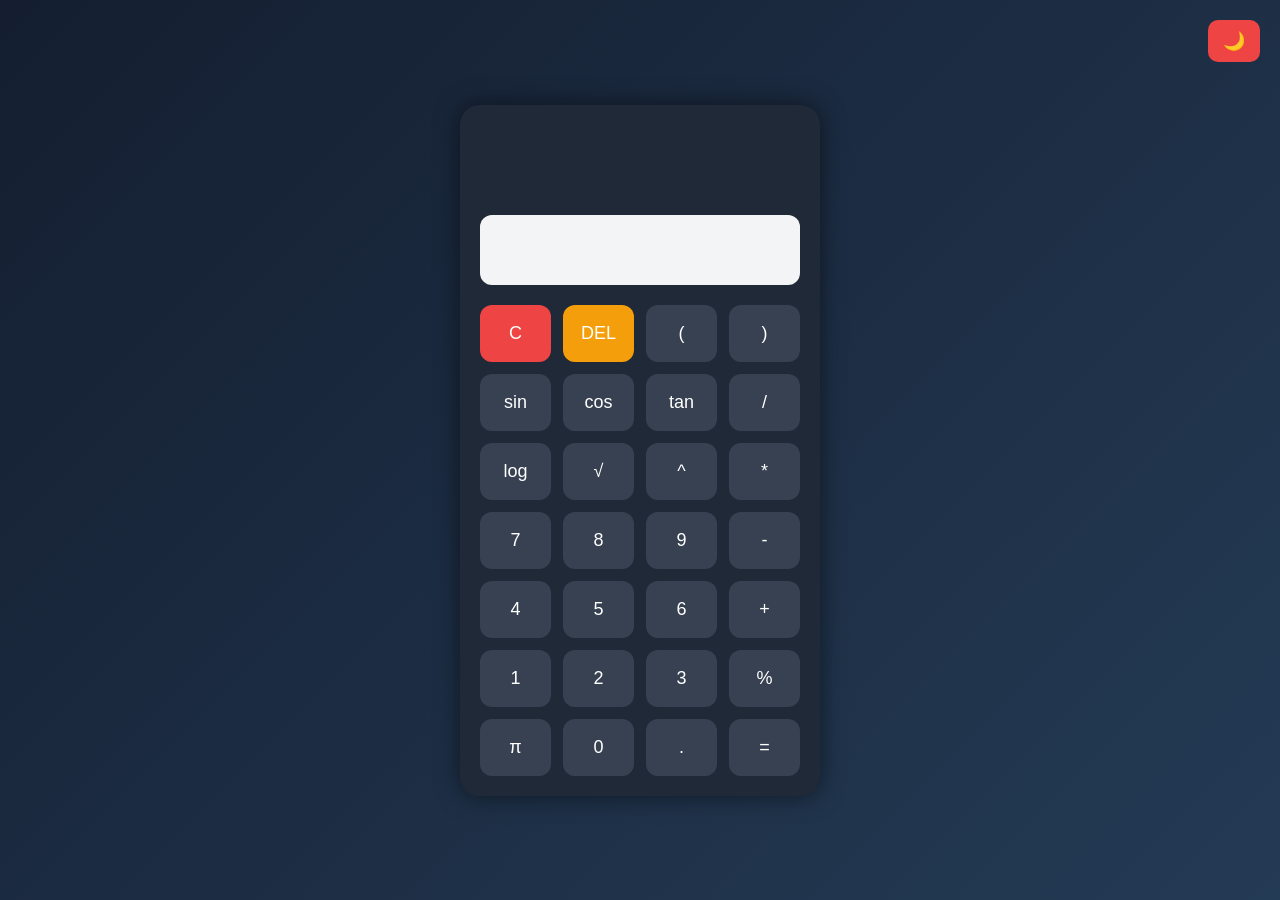
<file: Calculator/index.html>
<!DOCTYPE html>
<html lang="en">
  <head>
    <meta charset="UTF-8" />
    <meta name="viewport" content="width=device-width, initial-scale=1.0" />
    <title>Scientific Calculator</title>

    <link rel="stylesheet" href="style.css" />
  </head>
  <body>
    <button class="theme-btn" onclick="toggleTheme()">🌙</button>

    <div class="calculator">
      <div id="history"></div>

      <input type="text" id="display" disabled />

      <div class="buttons">
        <button onclick="clearDisplay()">C</button>
        <button onclick="deleteLast()">DEL</button>
        <button onclick="appendValue('(')">(</button>
        <button onclick="appendValue(')')">)</button>

        <button onclick="appendValue('Math.sin(')">sin</button>
        <button onclick="appendValue('Math.cos(')">cos</button>
        <button onclick="appendValue('Math.tan(')">tan</button>
        <button onclick="appendValue('/')">/</button>

        <button onclick="appendValue('Math.log10(')">log</button>
        <button onclick="appendValue('Math.sqrt(')">√</button>
        <button onclick="appendValue('**')">^</button>
        <button onclick="appendValue('*')">*</button>

        <button onclick="appendValue('7')">7</button>
        <button onclick="appendValue('8')">8</button>
        <button onclick="appendValue('9')">9</button>
        <button onclick="appendValue('-')">-</button>

        <button onclick="appendValue('4')">4</button>
        <button onclick="appendValue('5')">5</button>
        <button onclick="appendValue('6')">6</button>
        <button onclick="appendValue('+')">+</button>

        <button onclick="appendValue('1')">1</button>
        <button onclick="appendValue('2')">2</button>
        <button onclick="appendValue('3')">3</button>
        <button onclick="appendValue('%')">%</button>

        <button onclick="appendValue('Math.PI')">π</button>
        <button onclick="appendValue('0')">0</button>
        <button onclick="appendValue('.')">.</button>
        <button onclick="calculate()">=</button>
      </div>
    </div>

    <audio id="clickSound" src="click.wav"></audio>

    <script src="script.js"></script>
  </body>
</html>
</file>
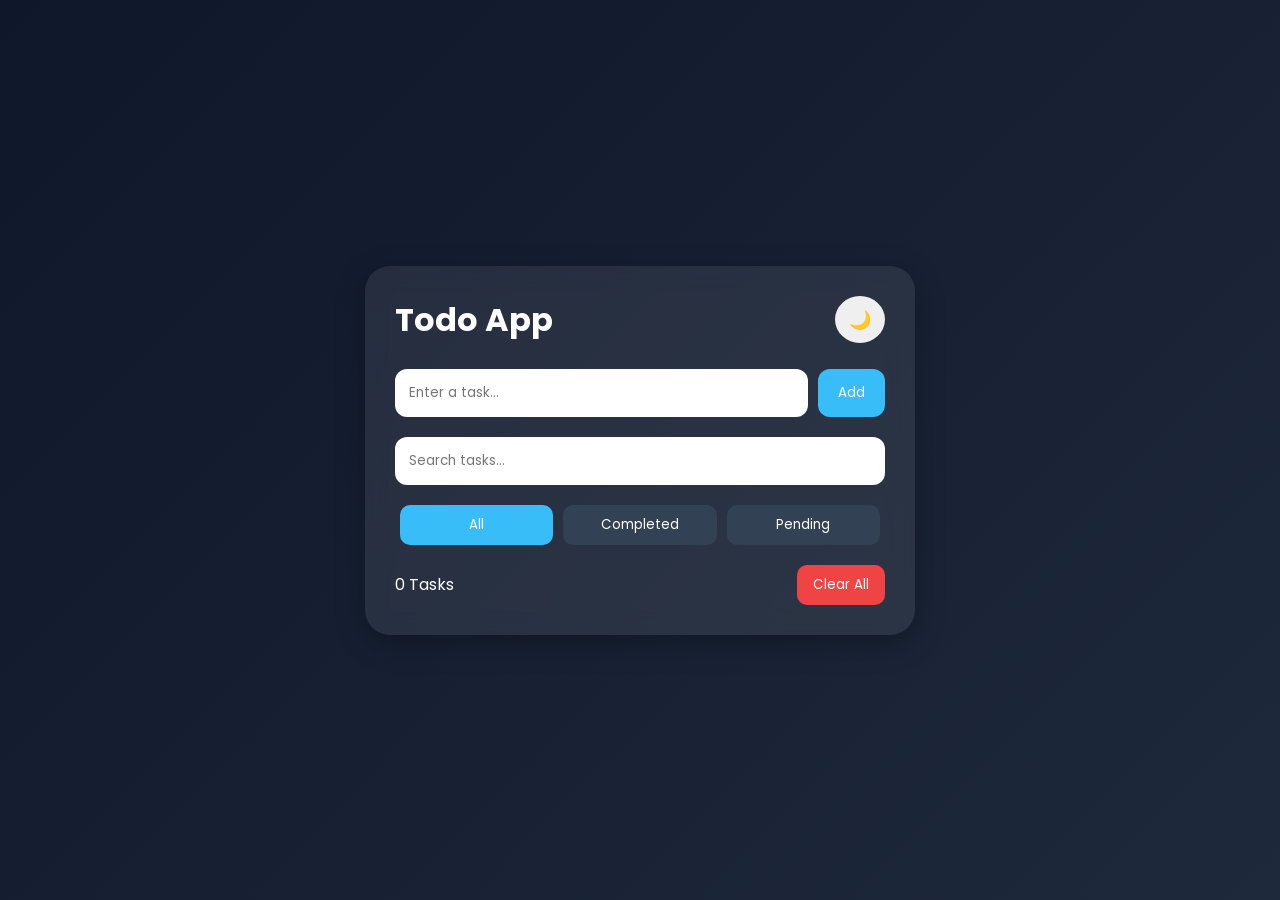
<file: Dileep_Task3_TodoApp/index.html>
<!DOCTYPE html>
<html lang="en">
  <head>
    <meta charset="UTF-8" />
    <meta name="viewport" content="width=device-width, initial-scale=1.0" />

    <title>Advanced Todo App</title>

    <link rel="stylesheet" href="style.css" />

    <link rel="preconnect" href="https://fonts.googleapis.com" />

    <link
      href="https://fonts.googleapis.com/css2?family=Poppins:wght@300;400;500;600;700&display=swap"
      rel="stylesheet"
    />
  </head>

  <body>
    <div class="container">
      <div class="todo-app">
        <div class="header">
          <h1>Todo App</h1>

          <button id="themeBtn">🌙</button>
        </div>

        <div class="input-section">
          <input type="text" id="taskInput" placeholder="Enter a task..." />

          <button id="addBtn">Add</button>
        </div>

        <div class="search-section">
          <input type="text" id="searchInput" placeholder="Search tasks..." />
        </div>

        <div class="filter-section">
          <button class="filter-btn active" data-filter="all">All</button>

          <button class="filter-btn" data-filter="completed">Completed</button>

          <button class="filter-btn" data-filter="pending">Pending</button>
        </div>

        <ul id="taskList"></ul>

        <div class="footer">
          <p id="taskCount">0 Tasks</p>

          <button id="clearBtn">Clear All</button>
        </div>
      </div>
    </div>

    <script src="script.js"></script>
  </body>
</html>
</file>
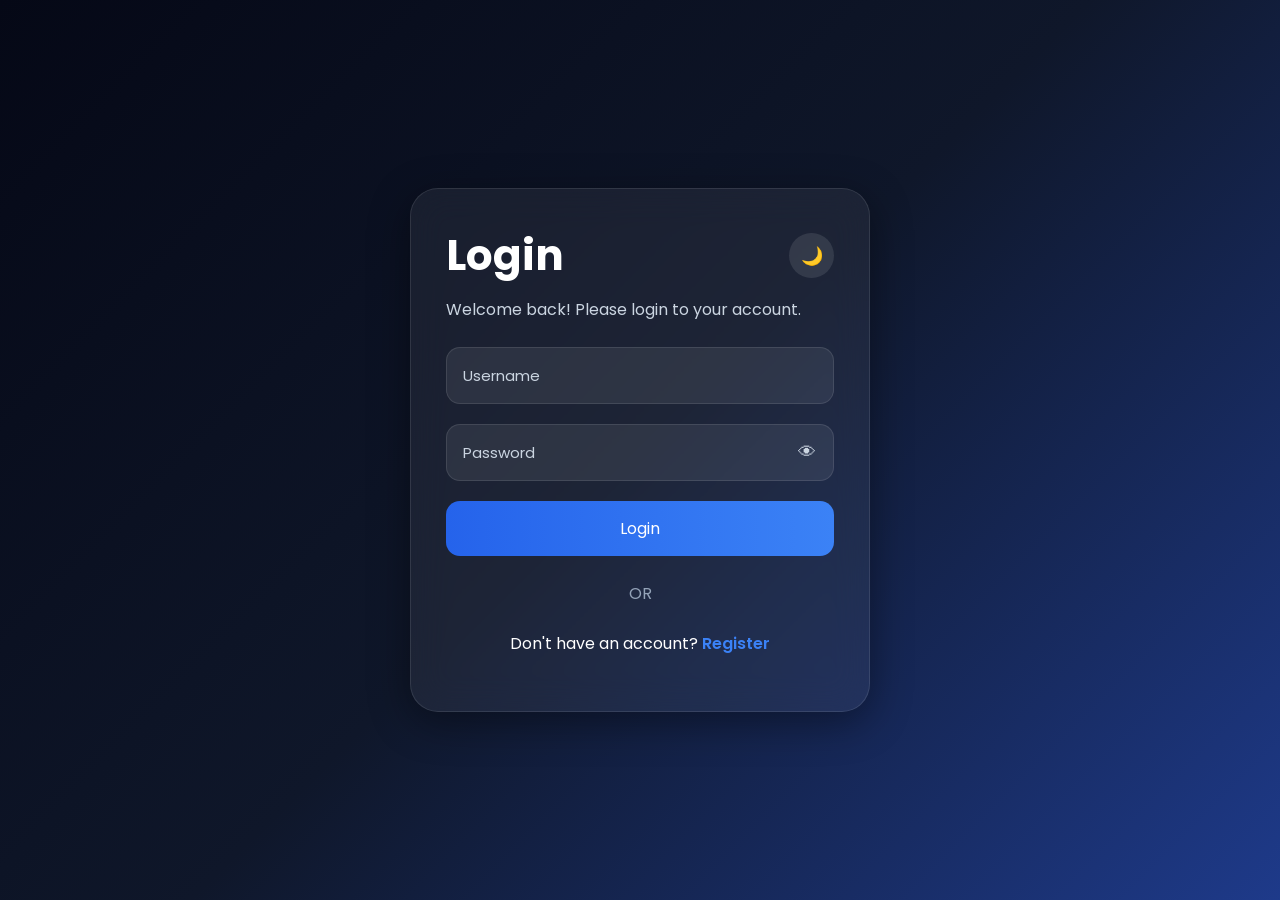
<file: Dileep_Task4_LoginAuthentication/index.html>
<!DOCTYPE html>
<html lang="en">

<head>

    <meta charset="UTF-8">

    <meta name="viewport" content="width=device-width, initial-scale=1.0">

    <title>Modern Login Authentication</title>

    <link rel="stylesheet" href="style.css">

    <link rel="preconnect" href="https://fonts.googleapis.com">

    <link href="https://fonts.googleapis.com/css2?family=Poppins:wght@300;400;500;600;700&display=swap" rel="stylesheet">

</head>

<body>

    <div class="container">

        <div class="auth-box">

            <div class="top-section">

                <h1 id="formTitle">Login</h1>

                <button id="themeBtn">🌙</button>

            </div>

            <p class="welcome-text">
                Welcome back! Please login to your account.
            </p>

            <form id="authForm">

                <div class="input-box">

                    <input type="text" id="username" placeholder="Username" required>

                </div>

                <input type="email" id="email" placeholder="Email">

                <div class="password-box">

                    <input type="password" id="password" placeholder="Password" required>

                    <span id="togglePassword">👁</span>

                </div>

                <button type="submit" id="submitBtn">Login</button>

            </form>

            <div class="divider">
                <span>OR</span>
            </div>

            <p class="switch-text">

                <span id="switchMessage">Don't have an account?</span>

                <a href="#" id="switchForm">Register</a>

            </p>

            <button id="logoutBtn">Logout</button>

            <p id="message"></p>

        </div>

    </div>

    <script src="script.js"></script>

</body>

</html>
</file>
<file: Calculator/style.css>
* {
  margin: 0;
  padding: 0;
  box-sizing: border-box;
  font-family: Arial, sans-serif;
}

body {
  height: 100vh;
  display: flex;
  justify-content: center;
  align-items: center;
  background: linear-gradient(135deg, #141e30, #243b55);
  transition: 0.3s;
}

.calculator {
  background: #1f2937;
  padding: 20px;
  border-radius: 20px;
  width: 360px;
  box-shadow: 0 0 25px rgba(0, 0, 0, 0.5);
}

#history {
  height: 80px;
  overflow-y: auto;
  margin-bottom: 10px;
  color: white;
  font-size: 14px;
  padding: 5px;
}

#display {
  width: 100%;
  height: 70px;
  border: none;
  outline: none;
  border-radius: 12px;
  margin-bottom: 20px;
  padding: 15px;
  font-size: 28px;
  text-align: right;
  background: #f3f4f6;
  color: #111827;
}

.buttons {
  display: grid;
  grid-template-columns: repeat(4, 1fr);
  gap: 12px;
}

button {
  padding: 18px;
  border: none;
  border-radius: 12px;
  font-size: 18px;
  cursor: pointer;
  background: #374151;
  color: white;
  transition: 0.3s ease;
  word-wrap: break-word;
}

button:hover {
  background: #4b5563;
  transform: scale(1.05);
}

button:active {
  transform: scale(0.95);
}

button:nth-child(1) {
  background: #ef4444;
}

button:nth-child(2) {
  background: #f59e0b;
}

button:nth-child(32) {
  background: #10b981;
  color: white;
  font-weight: bold;
}

button:nth-child(1):hover {
  background: #dc2626;
}

button:nth-child(2):hover {
  background: #d97706;
}

button:nth-child(32):hover {
  background: #059669;
}

.theme-btn {
  position: absolute;
  top: 20px;
  right: 20px;
  padding: 10px 15px;
  border: none;
  border-radius: 10px;
  background: white;
  cursor: pointer;
  font-size: 18px;
}

.light-mode {
  background: linear-gradient(135deg, #f5f7fa, #c3cfe2);
}

.light-mode .calculator {
  background: #ffffff;
}

.light-mode #display {
  background: #e5e7eb;
  color: black;
}

.light-mode button {
  background: #d1d5db;
  color: black;
}

@media (max-width: 500px) {
  .calculator {
    width: 95%;
  }

  button {
    padding: 14px;
    font-size: 15px;
  }

  #display {
    font-size: 24px;
  }
}
</file>
<file: Dileep_Task3_TodoApp/style.css>
* {
  margin: 0;
  padding: 0;
  box-sizing: border-box;
  font-family: "Poppins", sans-serif;
}

body {
  background: linear-gradient(135deg, #0f172a, #1e293b);
  min-height: 100vh;
  display: flex;
  justify-content: center;
  align-items: center;
  color: white;
  transition: 0.3s;
}

.container {
  width: 100%;
  display: flex;
  justify-content: center;
  padding: 20px;
}

.todo-app {
  width: 100%;
  max-width: 550px;
  background: rgba(255, 255, 255, 0.08);
  backdrop-filter: blur(12px);
  padding: 30px;
  border-radius: 25px;
  box-shadow: 0 8px 30px rgba(0, 0, 0, 0.3);
}

.header {
  display: flex;
  justify-content: space-between;
  align-items: center;
  margin-bottom: 25px;
}

.header h1 {
  font-size: 32px;
}

#themeBtn {
  padding: 10px 14px;
  border: none;
  border-radius: 50%;
  cursor: pointer;
  font-size: 18px;
}

.input-section {
  display: flex;
  gap: 10px;
  margin-bottom: 20px;
}

.input-section input {
  flex: 1;
  padding: 14px;
  border: none;
  border-radius: 12px;
  outline: none;
}

.input-section button {
  padding: 14px 20px;
  border: none;
  border-radius: 12px;
  background: #38bdf8;
  color: white;
  cursor: pointer;
  transition: 0.3s;
}

.input-section button:hover {
  transform: scale(1.05);
}

.search-section input {
  width: 100%;
  padding: 14px;
  border: none;
  border-radius: 12px;
  margin-bottom: 20px;
  outline: none;
}

.filter-section {
  display: flex;
  justify-content: space-between;
  margin-bottom: 20px;
}

.filter-btn {
  flex: 1;
  margin: 0 5px;
  padding: 10px;
  border: none;
  border-radius: 10px;
  background: #334155;
  color: white;
  cursor: pointer;
}

.filter-btn.active {
  background: #38bdf8;
}

#taskList {
  list-style: none;
}

.task {
  background: rgba(255, 255, 255, 0.08);
  padding: 15px;
  margin-bottom: 15px;
  border-radius: 15px;
  display: flex;
  justify-content: space-between;
  align-items: center;
  animation: fadeIn 0.3s ease;
}

.task.completed span {
  text-decoration: line-through;
  opacity: 0.6;
}

.task-buttons button {
  margin-left: 8px;
  border: none;
  padding: 8px 12px;
  border-radius: 8px;
  cursor: pointer;
}

.complete-btn {
  background: #22c55e;
  color: white;
}

.edit-btn {
  background: #facc15;
}

.delete-btn {
  background: #ef4444;
  color: white;
}

.footer {
  margin-top: 20px;
  display: flex;
  justify-content: space-between;
  align-items: center;
}

#clearBtn {
  padding: 10px 16px;
  border: none;
  border-radius: 10px;
  background: #ef4444;
  color: white;
  cursor: pointer;
}

.light-mode {
  background: #f1f5f9;
  color: black;
}

@keyframes fadeIn {
  from {
    opacity: 0;
    transform: translateY(10px);
  }
  to {
    opacity: 1;
    transform: translateY(0);
  }
}

@media (max-width: 600px) {
  .todo-app {
    padding: 20px;
  }

  .filter-section {
    flex-direction: column;
    gap: 10px;
  }
}
</file>
<file: Dileep_Task4_LoginAuthentication/style.css>
* {
  margin: 0;
  padding: 0;
  box-sizing: border-box;
  font-family: "Poppins", sans-serif;
}

body {
  min-height: 100vh;
  background: linear-gradient(135deg, #050816, #0f172a, #1e3a8a);
  display: flex;
  justify-content: center;
  align-items: center;
  overflow: hidden;
}

.container {
  width: 100%;
  display: flex;
  justify-content: center;
  padding: 20px;
}

.auth-box {
  width: 100%;
  max-width: 460px;
  background: rgba(255, 255, 255, 0.06);
  backdrop-filter: blur(18px);
  border: 1px solid rgba(255, 255, 255, 0.1);
  padding: 35px;
  border-radius: 28px;
  box-shadow: 0 10px 40px rgba(0, 0, 0, 0.4);
  color: white;
  animation: fadeIn 0.8s ease;
}

.top-section {
  display: flex;
  justify-content: space-between;
  align-items: center;
}

.top-section h1 {
  font-size: 42px;
  font-weight: 700;
}

.welcome-text {
  margin-top: 10px;
  margin-bottom: 25px;
  color: #cbd5e1;
}

#themeBtn {
  border: none;
  width: 45px;
  height: 45px;
  border-radius: 50%;
  cursor: pointer;
  font-size: 18px;
  background: rgba(255, 255, 255, 0.1);
  color: white;
}

form {
  display: flex;
  flex-direction: column;
}

.input-box input,
.password-box input,
#email {
  width: 100%;
  padding: 16px;
  margin-bottom: 20px;
  border-radius: 14px;
  border: 1px solid rgba(255, 255, 255, 0.1);
  background: rgba(255, 255, 255, 0.08);
  color: white;
  outline: none;
  font-size: 15px;
}

input::placeholder {
  color: #cbd5e1;
}

.password-box {
  position: relative;
}

#togglePassword {
  position: absolute;
  right: 18px;
  top: 35%;
  transform: translateY(-50%);
  cursor: pointer;
  font-size: 18px;
  color: #cbd5e1;
}

#submitBtn {
  padding: 15px;
  border: none;
  border-radius: 14px;
  background: linear-gradient(90deg, #2563eb, #3b82f6);
  color: white;
  font-size: 16px;
  cursor: pointer;
  transition: 0.3s;
}

#submitBtn:hover {
  transform: scale(1.02);
}

.divider {
  margin: 25px 0;
  text-align: center;
  position: relative;
}

.divider span {
  background: transparent;
  padding: 0 10px;
  color: #94a3b8;
}

.switch-text {
  text-align: center;
  margin-bottom: 20px;
  color: white;
}

.switch-text a {
  color: #3b82f6;
  text-decoration: none;
  font-weight: 600;
}

#logoutBtn {
  width: 100%;
  padding: 15px;
  border: 1px solid #ef4444;
  border-radius: 14px;
  background: transparent;
  color: #ef4444;
  cursor: pointer;
  transition: 0.3s;
  display: none;
}

#logoutBtn:hover {
  background: #ef4444;
  color: white;
}

#message {
  text-align: center;
  margin-top: 18px;
  font-size: 18px;
}

.light-mode {
  background: #f1f5f9;
}

@keyframes fadeIn {
  from {
    opacity: 0;
    transform: translateY(20px);
  }

  to {
    opacity: 1;
    transform: translateY(0);
  }
}

@media (max-width: 500px) {
  .auth-box {
    padding: 25px;
  }

  .top-section h1 {
    font-size: 34px;
  }
}
</file>
